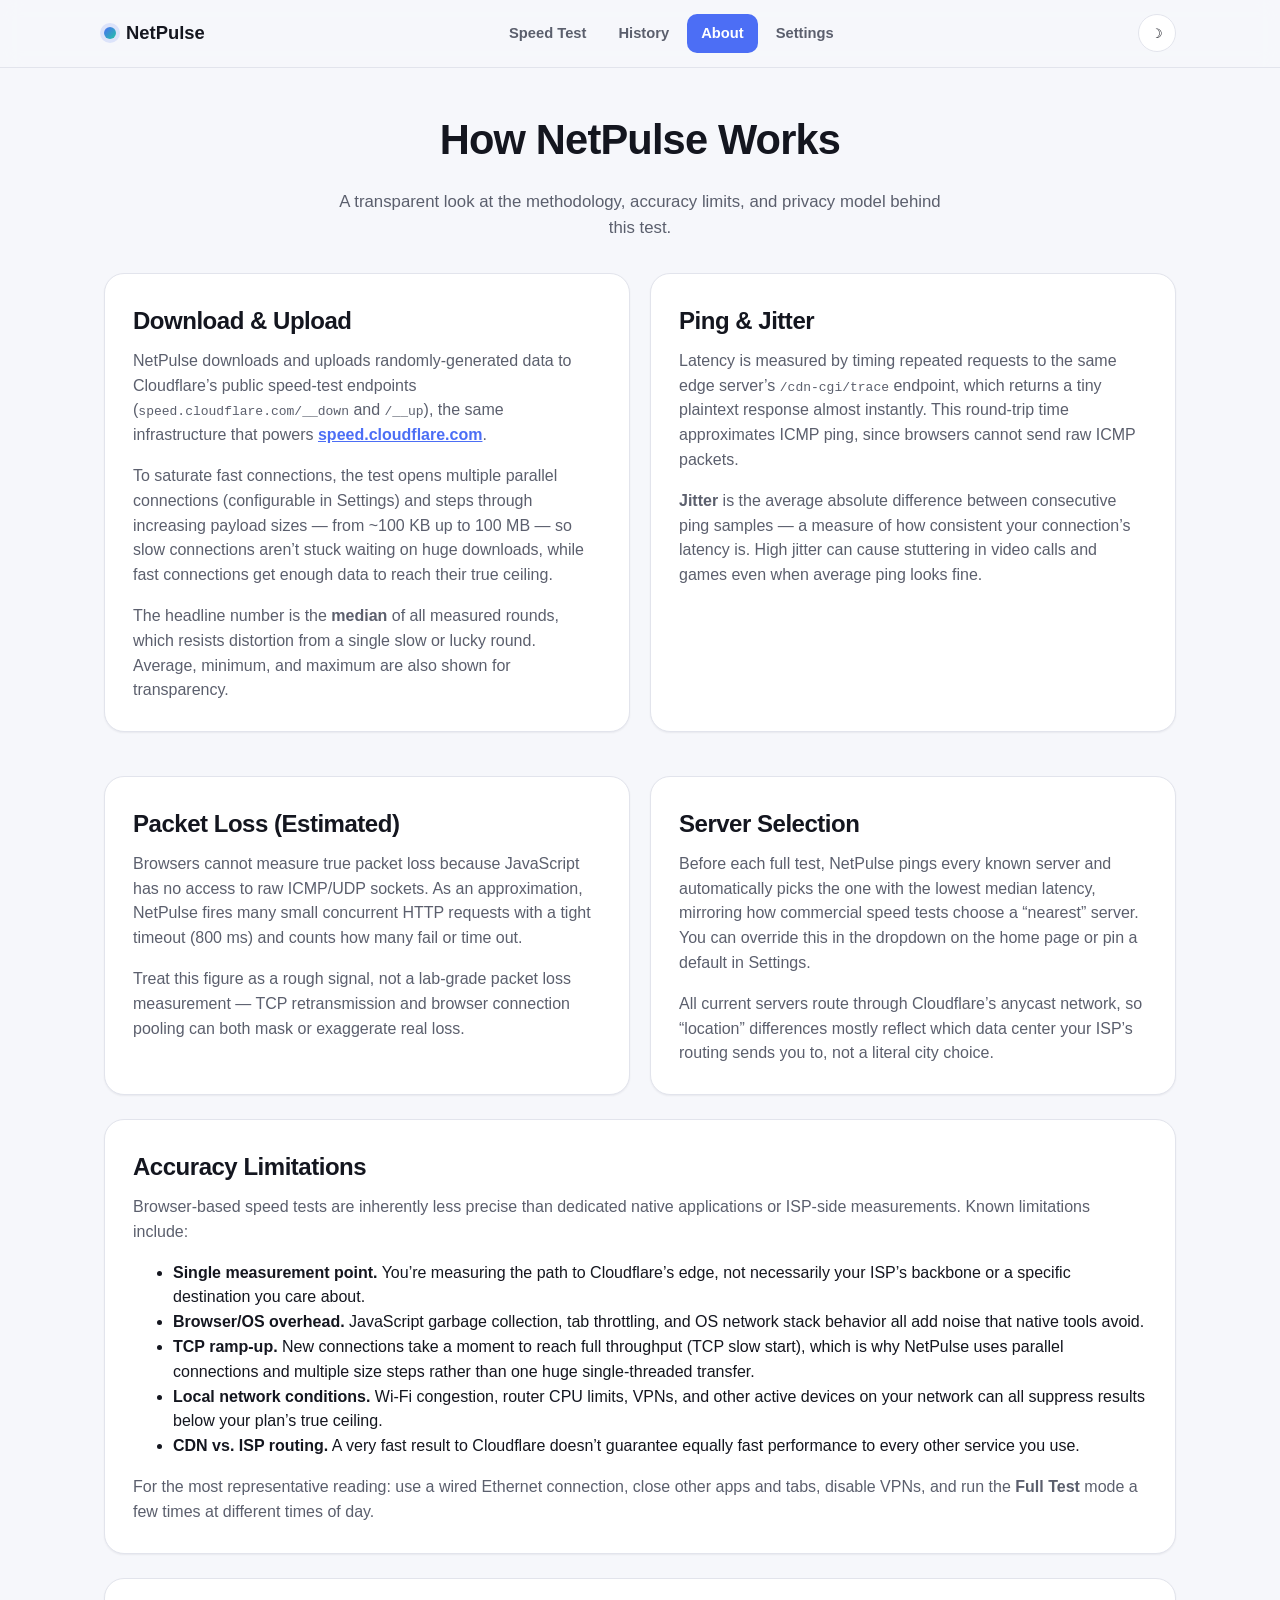
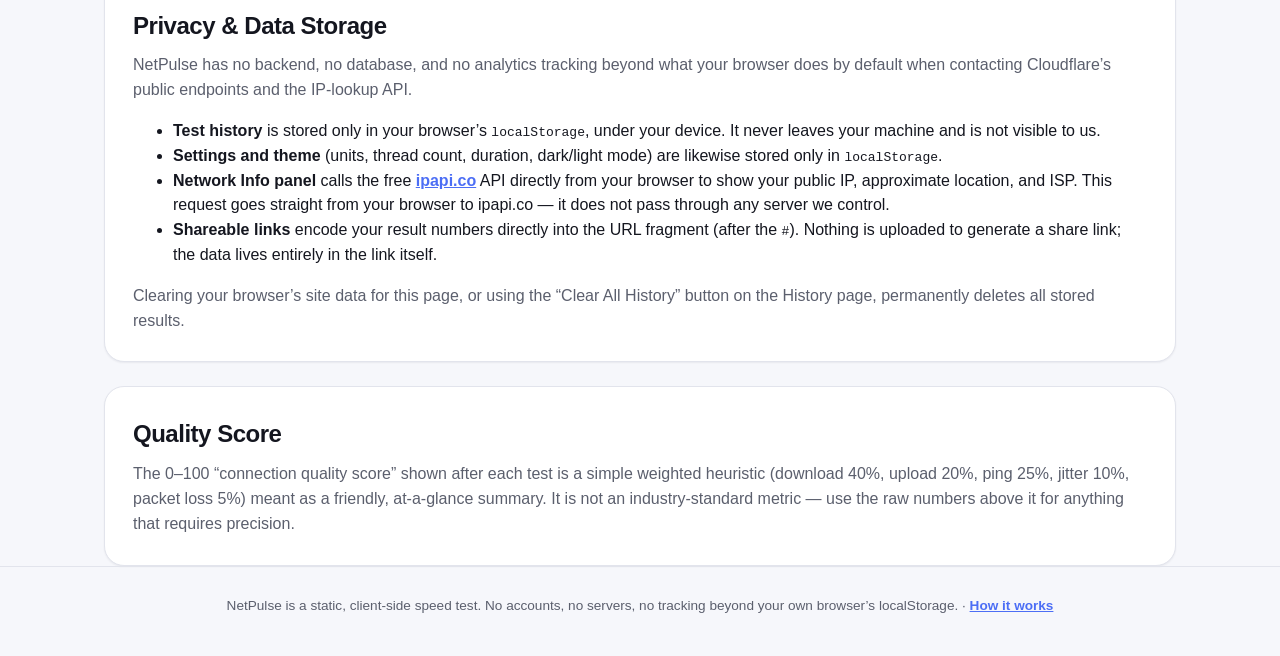
<file: about.html>
<!DOCTYPE html>
<html lang="en" data-theme="light">
<head>
  <meta charset="UTF-8" />
  <meta name="viewport" content="width=device-width, initial-scale=1.0" />
  <meta name="description" content="How NetPulse measures your internet speed, its accuracy limitations, and what data it stores." />
  <link rel="icon" href="assets/favicon.svg" type="image/svg+xml" />
  <link rel="stylesheet" href="css/styles.css" />
  <title>About &mdash; NetPulse Speed Test</title>
</head>
<body>
  <a href="#main" class="skip-link">Skip to content</a>
  <nav class="navbar" aria-label="Primary">
    <div class="nav-inner">
      <a class="brand" href="index.html" aria-label="NetPulse home">
        <span class="brand-dot" aria-hidden="true"></span>
        NetPulse
      </a>
      <div id="nav-links" class="nav-links" role="menubar">
        <a href="index.html">Speed Test</a>
        <a href="results.html">History</a>
        <a href="about.html" aria-current="page">About</a>
        <a href="settings.html">Settings</a>
      </div>
      <div style="display:flex; align-items:center; gap:8px;">
        <button id="theme-toggle" class="theme-toggle" aria-label="Toggle dark mode" type="button">
          <span id="theme-icon" aria-hidden="true">&#9789;</span>
        </button>
        <button id="nav-toggle" class="nav-toggle" aria-label="Toggle navigation menu" aria-expanded="false" type="button">&#9776;</button>
      </div>
    </div>
  </nav>

  <main id="main">
    <div class="container">
      <section class="hero" style="padding-top:40px;">
        <h1>How NetPulse Works</h1>
        <p class="lead">A transparent look at the methodology, accuracy limits, and privacy model behind this test.</p>
      </section>

      <div class="grid grid-2">
        <section class="panel">
          <h2 class="mt-0">Download &amp; Upload</h2>
          <p>NetPulse downloads and uploads randomly-generated data to Cloudflare&rsquo;s public speed-test endpoints (<code>speed.cloudflare.com/__down</code> and <code>/__up</code>), the same infrastructure that powers <a class="link-inline" href="https://speed.cloudflare.com" target="_blank" rel="noopener">speed.cloudflare.com</a>.</p>
          <p>To saturate fast connections, the test opens multiple parallel connections (configurable in Settings) and steps through increasing payload sizes &mdash; from ~100&nbsp;KB up to 100&nbsp;MB &mdash; so slow connections aren&rsquo;t stuck waiting on huge downloads, while fast connections get enough data to reach their true ceiling.</p>
          <p class="mb-0">The headline number is the <strong>median</strong> of all measured rounds, which resists distortion from a single slow or lucky round. Average, minimum, and maximum are also shown for transparency.</p>
        </section>

        <section class="panel">
          <h2 class="mt-0">Ping &amp; Jitter</h2>
          <p>Latency is measured by timing repeated requests to the same edge server&rsquo;s <code>/cdn-cgi/trace</code> endpoint, which returns a tiny plaintext response almost instantly. This round-trip time approximates ICMP ping, since browsers cannot send raw ICMP packets.</p>
          <p class="mb-0"><strong>Jitter</strong> is the average absolute difference between consecutive ping samples &mdash; a measure of how consistent your connection&rsquo;s latency is. High jitter can cause stuttering in video calls and games even when average ping looks fine.</p>
        </section>

        <section class="panel">
          <h2 class="mt-0">Packet Loss (Estimated)</h2>
          <p>Browsers cannot measure true packet loss because JavaScript has no access to raw ICMP/UDP sockets. As an approximation, NetPulse fires many small concurrent HTTP requests with a tight timeout (800&nbsp;ms) and counts how many fail or time out.</p>
          <p class="mb-0">Treat this figure as a rough signal, not a lab-grade packet loss measurement &mdash; TCP retransmission and browser connection pooling can both mask or exaggerate real loss.</p>
        </section>

        <section class="panel">
          <h2 class="mt-0">Server Selection</h2>
          <p>Before each full test, NetPulse pings every known server and automatically picks the one with the lowest median latency, mirroring how commercial speed tests choose a &ldquo;nearest&rdquo; server. You can override this in the dropdown on the home page or pin a default in Settings.</p>
          <p class="mb-0">All current servers route through Cloudflare&rsquo;s anycast network, so &ldquo;location&rdquo; differences mostly reflect which data center your ISP&rsquo;s routing sends you to, not a literal city choice.</p>
        </section>
      </div>

      <section class="panel">
        <h2 class="mt-0">Accuracy Limitations</h2>
        <p>Browser-based speed tests are inherently less precise than dedicated native applications or ISP-side measurements. Known limitations include:</p>
        <ul>
          <li><strong>Single measurement point.</strong> You&rsquo;re measuring the path to Cloudflare&rsquo;s edge, not necessarily your ISP&rsquo;s backbone or a specific destination you care about.</li>
          <li><strong>Browser/OS overhead.</strong> JavaScript garbage collection, tab throttling, and OS network stack behavior all add noise that native tools avoid.</li>
          <li><strong>TCP ramp-up.</strong> New connections take a moment to reach full throughput (TCP slow start), which is why NetPulse uses parallel connections and multiple size steps rather than one huge single-threaded transfer.</li>
          <li><strong>Local network conditions.</strong> Wi-Fi congestion, router CPU limits, VPNs, and other active devices on your network can all suppress results below your plan&rsquo;s true ceiling.</li>
          <li><strong>CDN vs. ISP routing.</strong> A very fast result to Cloudflare doesn&rsquo;t guarantee equally fast performance to every other service you use.</li>
        </ul>
        <p class="mb-0">For the most representative reading: use a wired Ethernet connection, close other apps and tabs, disable VPNs, and run the <strong>Full Test</strong> mode a few times at different times of day.</p>
      </section>

      <section class="panel">
        <h2 class="mt-0">Privacy &amp; Data Storage</h2>
        <p>NetPulse has no backend, no database, and no analytics tracking beyond what your browser does by default when contacting Cloudflare&rsquo;s public endpoints and the IP-lookup API.</p>
        <ul>
          <li><strong>Test history</strong> is stored only in your browser&rsquo;s <code>localStorage</code>, under your device. It never leaves your machine and is not visible to us.</li>
          <li><strong>Settings and theme</strong> (units, thread count, duration, dark/light mode) are likewise stored only in <code>localStorage</code>.</li>
          <li><strong>Network Info panel</strong> calls the free <a class="link-inline" href="https://ipapi.co" target="_blank" rel="noopener">ipapi.co</a> API directly from your browser to show your public IP, approximate location, and ISP. This request goes straight from your browser to ipapi.co &mdash; it does not pass through any server we control.</li>
          <li><strong>Shareable links</strong> encode your result numbers directly into the URL fragment (after the <code>#</code>). Nothing is uploaded to generate a share link; the data lives entirely in the link itself.</li>
        </ul>
        <p class="mb-0">Clearing your browser&rsquo;s site data for this page, or using the &ldquo;Clear All History&rdquo; button on the History page, permanently deletes all stored results.</p>
      </section>

      <section class="panel mb-0">
        <h2 class="mt-0">Quality Score</h2>
        <p class="mb-0">The 0&ndash;100 &ldquo;connection quality score&rdquo; shown after each test is a simple weighted heuristic (download 40%, upload 20%, ping 25%, jitter 10%, packet loss 5%) meant as a friendly, at-a-glance summary. It is not an industry-standard metric &mdash; use the raw numbers above it for anything that requires precision.</p>
      </section>
    </div>
  </main>

  <footer>
    <div class="container">
      <p class="mb-0">NetPulse is a static, client-side speed test. No accounts, no servers, no tracking beyond your own browser&rsquo;s localStorage. &middot; <a class="link-inline" href="about.html">How it works</a></p>
    </div>
  </footer>

  <script src="js/storage.js"></script>
  <script src="js/speedtest.js"></script>
  <script src="js/ui.js"></script>
</body>
</html>
</file>
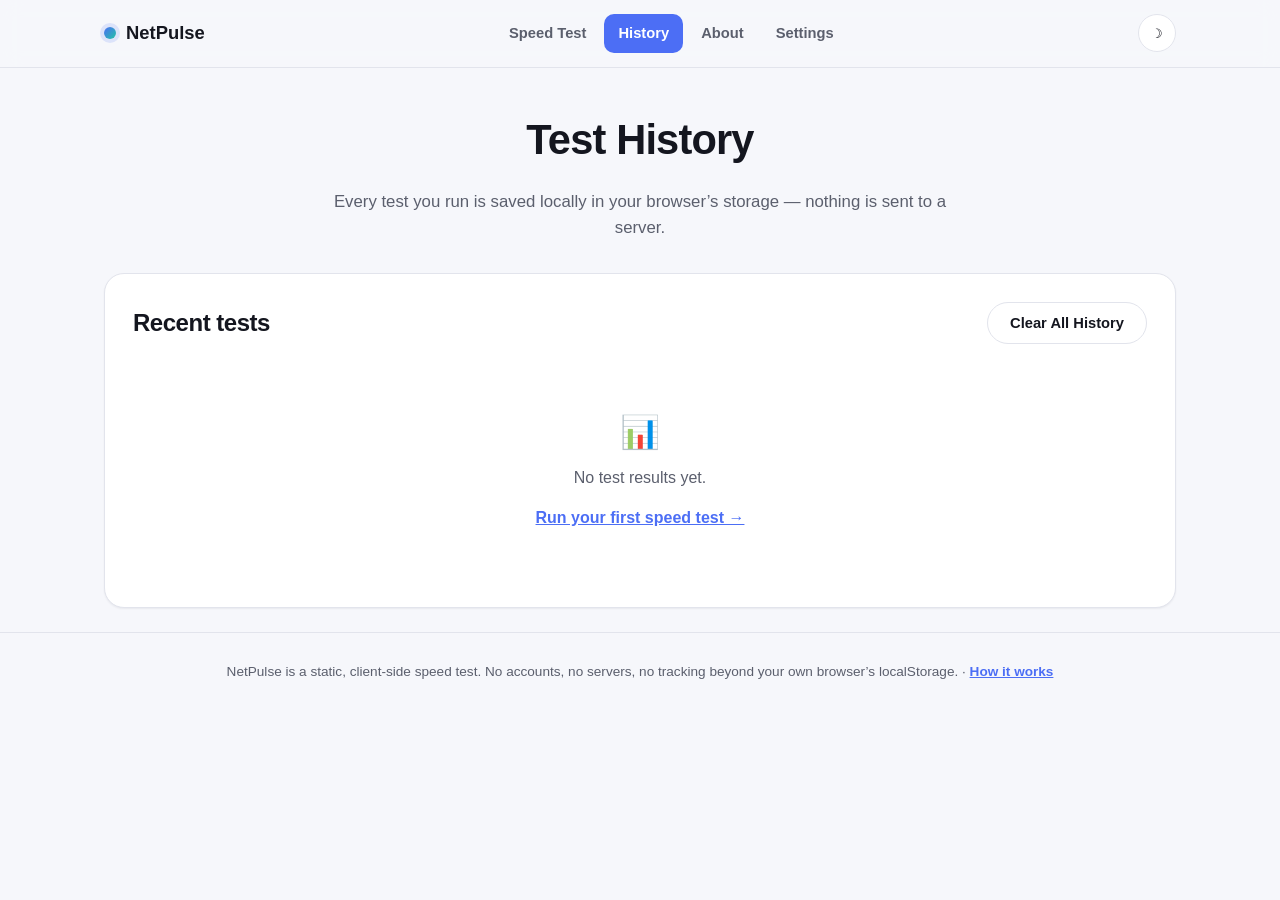
<file: results.html>
<!DOCTYPE html>
<html lang="en" data-theme="light">
<head>
  <meta charset="UTF-8" />
  <meta name="viewport" content="width=device-width, initial-scale=1.0" />
  <meta name="description" content="View your past internet speed test results, stored locally in your browser." />
  <link rel="icon" href="assets/favicon.svg" type="image/svg+xml" />
  <link rel="stylesheet" href="css/styles.css" />
  <title>History &mdash; NetPulse Speed Test</title>
</head>
<body>
  <a href="#main" class="skip-link">Skip to content</a>
  <nav class="navbar" aria-label="Primary">
    <div class="nav-inner">
      <a class="brand" href="index.html" aria-label="NetPulse home">
        <span class="brand-dot" aria-hidden="true"></span>
        NetPulse
      </a>
      <div id="nav-links" class="nav-links" role="menubar">
        <a href="index.html">Speed Test</a>
        <a href="results.html" aria-current="page">History</a>
        <a href="about.html">About</a>
        <a href="settings.html">Settings</a>
      </div>
      <div style="display:flex; align-items:center; gap:8px;">
        <button id="theme-toggle" class="theme-toggle" aria-label="Toggle dark mode" type="button">
          <span id="theme-icon" aria-hidden="true">&#9789;</span>
        </button>
        <button id="nav-toggle" class="nav-toggle" aria-label="Toggle navigation menu" aria-expanded="false" type="button">&#9776;</button>
      </div>
    </div>
  </nav>

  <main id="main">
    <div class="container">
      <section class="hero" style="padding-top:40px;">
        <h1>Test History</h1>
        <p class="lead">Every test you run is saved locally in your browser&rsquo;s storage &mdash; nothing is sent to a server.</p>
      </section>

      <section class="panel">
        <div class="flex-between" style="margin-bottom:16px;">
          <h2 class="mt-0 mb-0">Recent tests</h2>
          <button id="clear-history-btn" class="btn-secondary" type="button">Clear All History</button>
        </div>

        <div id="history-empty" class="empty-state hidden">
          <p style="font-size:2rem; margin-bottom:8px;">&#128202;</p>
          <p>No test results yet.</p>
          <a class="link-inline" href="index.html">Run your first speed test &rarr;</a>
        </div>

        <div class="table-wrap">
          <table id="history-table" class="history-table hidden">
            <thead>
              <tr>
                <th scope="col">Date</th>
                <th scope="col">Server</th>
                <th scope="col">Download</th>
                <th scope="col">Upload</th>
                <th scope="col">Ping</th>
                <th scope="col">Jitter</th>
                <th scope="col">Mode</th>
                <th scope="col">Actions</th>
              </tr>
            </thead>
            <tbody id="history-body"></tbody>
          </table>
        </div>
      </section>
    </div>
  </main>

  <div id="detail-modal" class="hidden" role="dialog" aria-modal="true" aria-label="Test result detail" style="position:fixed; inset:0; background:rgba(0,0,0,0.5); display:flex; align-items:center; justify-content:center; padding:20px; z-index:100;">
    <div class="panel" style="max-width:480px; width:100%; margin-bottom:0;">
      <div class="flex-between">
        <h2 class="mt-0 mb-0">Result Detail</h2>
        <button id="detail-close" class="icon-btn" type="button" aria-label="Close">&times;</button>
      </div>
      <ul id="detail-body" class="info-list"></ul>
    </div>
  </div>

  <footer>
    <div class="container">
      <p class="mb-0">NetPulse is a static, client-side speed test. No accounts, no servers, no tracking beyond your own browser&rsquo;s localStorage. &middot; <a class="link-inline" href="about.html">How it works</a></p>
    </div>
  </footer>

  <script src="js/storage.js"></script>
  <script src="js/speedtest.js"></script>
  <script src="js/ui.js"></script>
  <script src="js/results.js"></script>
</body>
</html>
</file>
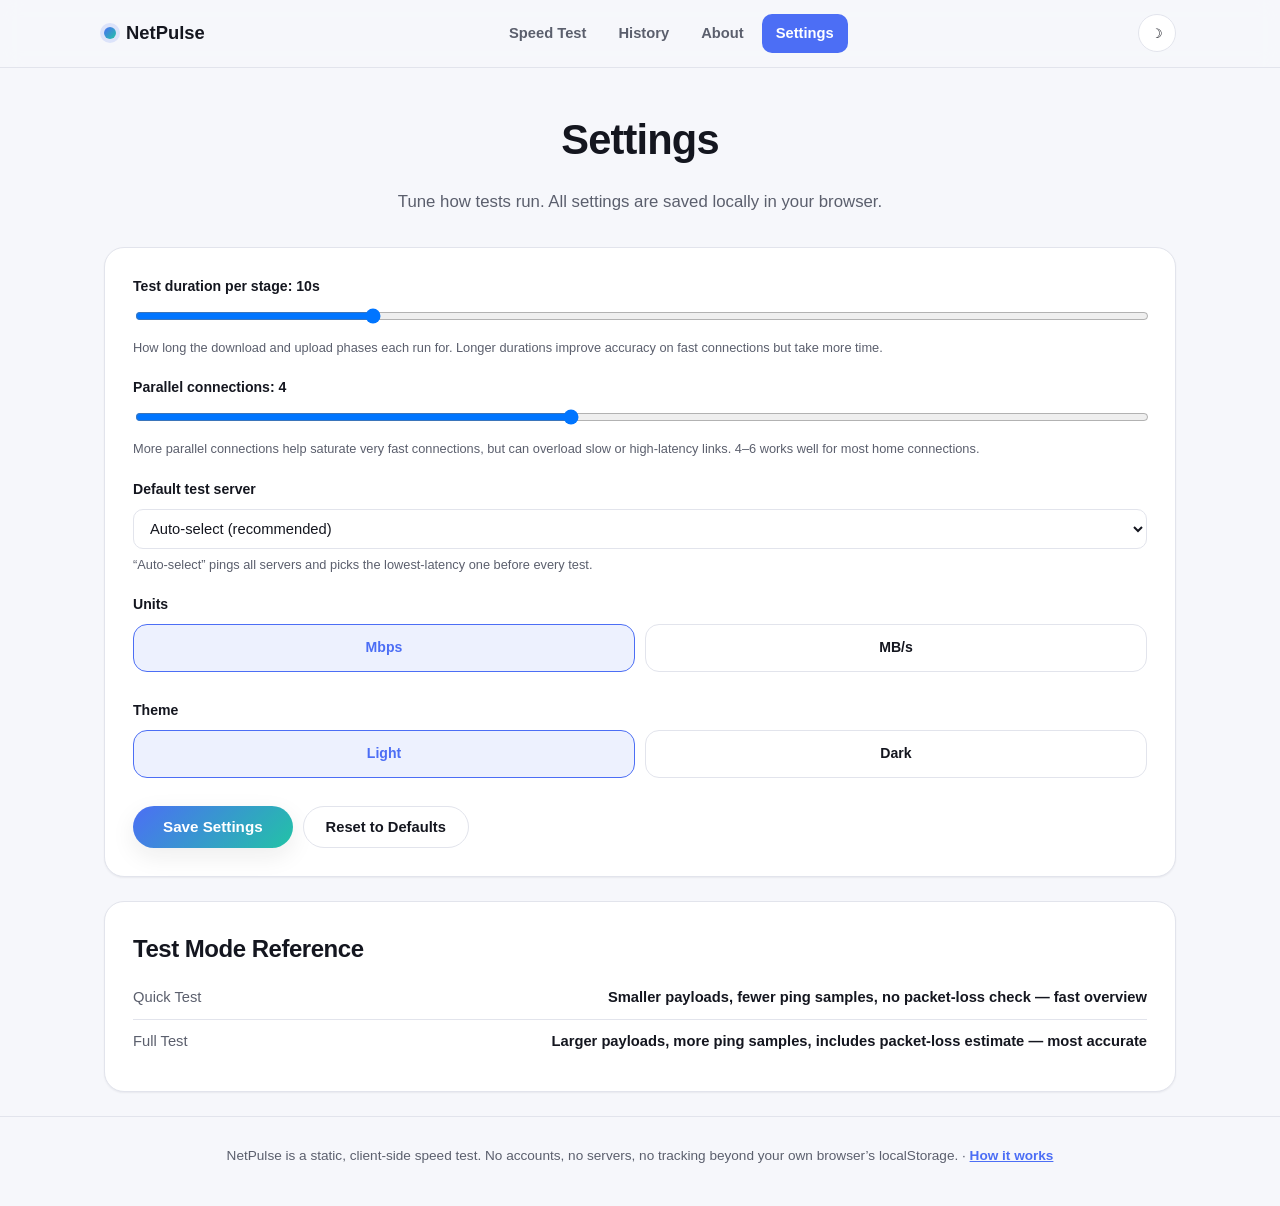
<file: settings.html>
<!DOCTYPE html>
<html lang="en" data-theme="light">
<head>
  <meta charset="UTF-8" />
  <meta name="viewport" content="width=device-width, initial-scale=1.0" />
  <meta name="description" content="Configure NetPulse test duration, thread count, default server, units, and theme." />
  <link rel="icon" href="assets/favicon.svg" type="image/svg+xml" />
  <link rel="stylesheet" href="css/styles.css" />
  <title>Settings &mdash; NetPulse Speed Test</title>
</head>
<body>
  <a href="#main" class="skip-link">Skip to content</a>
  <nav class="navbar" aria-label="Primary">
    <div class="nav-inner">
      <a class="brand" href="index.html" aria-label="NetPulse home">
        <span class="brand-dot" aria-hidden="true"></span>
        NetPulse
      </a>
      <div id="nav-links" class="nav-links" role="menubar">
        <a href="index.html">Speed Test</a>
        <a href="results.html">History</a>
        <a href="about.html">About</a>
        <a href="settings.html" aria-current="page">Settings</a>
      </div>
      <div style="display:flex; align-items:center; gap:8px;">
        <button id="theme-toggle" class="theme-toggle" aria-label="Toggle dark mode" type="button">
          <span id="theme-icon" aria-hidden="true">&#9789;</span>
        </button>
        <button id="nav-toggle" class="nav-toggle" aria-label="Toggle navigation menu" aria-expanded="false" type="button">&#9776;</button>
      </div>
    </div>
  </nav>

  <main id="main">
    <div class="container">
      <section class="hero" style="padding-top:40px;">
        <h1>Settings</h1>
        <p class="lead">Tune how tests run. All settings are saved locally in your browser.</p>
      </section>

      <form id="settings-form" class="panel">
        <div class="field-group">
          <label for="setting-duration">Test duration per stage: <span id="setting-duration-out">10s</span></label>
          <input type="range" id="setting-duration" min="4" max="30" step="1" aria-describedby="duration-hint" />
          <p id="duration-hint" class="field-hint">How long the download and upload phases each run for. Longer durations improve accuracy on fast connections but take more time.</p>
        </div>

        <div class="field-group">
          <label for="setting-threads">Parallel connections: <span id="setting-threads-out">4</span></label>
          <input type="range" id="setting-threads" min="1" max="8" step="1" aria-describedby="threads-hint" />
          <p id="threads-hint" class="field-hint">More parallel connections help saturate very fast connections, but can overload slow or high-latency links. 4&ndash;6 works well for most home connections.</p>
        </div>

        <div class="field-group">
          <label for="setting-server">Default test server</label>
          <select id="setting-server" class="server-select"></select>
          <p class="field-hint">&ldquo;Auto-select&rdquo; pings all servers and picks the lowest-latency one before every test.</p>
        </div>

        <div class="field-group">
          <label>Units</label>
          <div class="radio-cards" role="radiogroup" aria-label="Units">
            <label class="radio-card">
              <input type="radio" name="units" value="Mbps" />
              Mbps
            </label>
            <label class="radio-card">
              <input type="radio" name="units" value="MBps" />
              MB/s
            </label>
          </div>
        </div>

        <div class="field-group">
          <label>Theme</label>
          <div class="radio-cards" role="radiogroup" aria-label="Theme">
            <label class="radio-card">
              <input type="radio" name="theme" value="light" />
              Light
            </label>
            <label class="radio-card">
              <input type="radio" name="theme" value="dark" />
              Dark
            </label>
          </div>
        </div>

        <div class="btn-row" style="justify-content:flex-start;">
          <button type="submit" class="start-btn" style="padding:12px 30px; font-size:0.95rem;">Save Settings</button>
          <button type="button" id="reset-settings-btn" class="btn-secondary">Reset to Defaults</button>
        </div>
        <p id="save-status" class="small hidden" style="color:var(--accent-2); font-weight:600; margin-top:10px;" role="status">Settings saved.</p>
      </form>

      <section class="panel">
        <h2 class="mt-0">Test Mode Reference</h2>
        <ul class="info-list">
          <li><span class="k">Quick Test</span><span class="v">Smaller payloads, fewer ping samples, no packet-loss check &mdash; fast overview</span></li>
          <li><span class="k">Full Test</span><span class="v">Larger payloads, more ping samples, includes packet-loss estimate &mdash; most accurate</span></li>
        </ul>
      </section>
    </div>
  </main>

  <footer>
    <div class="container">
      <p class="mb-0">NetPulse is a static, client-side speed test. No accounts, no servers, no tracking beyond your own browser&rsquo;s localStorage. &middot; <a class="link-inline" href="about.html">How it works</a></p>
    </div>
  </footer>

  <script src="js/storage.js"></script>
  <script src="js/speedtest.js"></script>
  <script src="js/ui.js"></script>
  <script src="js/settings.js"></script>
</body>
</html>
</file>
<file: css/styles.css>
/* =========================================================
   NetPulse Speed Test — Design System & Layout
   ========================================================= */

:root {
  --bg: #f6f7fb;
  --bg-elevated: #ffffff;
  --bg-soft: #eef0f6;
  --text: #14161f;
  --text-muted: #5b5f6d;
  --border: #e2e4ec;
  --accent: #4c6ef5;
  --accent-2: #22c3a6;
  --accent-3: #f76707;
  --danger: #e64980;
  --radius-lg: 20px;
  --radius-md: 14px;
  --radius-sm: 10px;
  --shadow-sm: 0 1px 2px rgba(20, 22, 31, 0.06);
  --shadow-md: 0 8px 24px rgba(20, 22, 31, 0.08);
  --shadow-lg: 0 20px 60px rgba(20, 22, 31, 0.12);
  --font-sans: "Inter", -apple-system, BlinkMacSystemFont, "Segoe UI", Roboto, Helvetica, Arial, sans-serif;
  --transition: 180ms cubic-bezier(0.4, 0, 0.2, 1);
}

[data-theme="dark"] {
  --bg: #0f1117;
  --bg-elevated: #171a24;
  --bg-soft: #1d2130;
  --text: #eef0f6;
  --text-muted: #9297a8;
  --border: #262b3a;
  --shadow-sm: 0 1px 2px rgba(0, 0, 0, 0.3);
  --shadow-md: 0 8px 24px rgba(0, 0, 0, 0.4);
  --shadow-lg: 0 20px 60px rgba(0, 0, 0, 0.55);
}

* { box-sizing: border-box; }
html, body { margin: 0; padding: 0; }

body {
  font-family: var(--font-sans);
  background: var(--bg);
  color: var(--text);
  line-height: 1.55;
  -webkit-font-smoothing: antialiased;
  transition: background var(--transition), color var(--transition);
  min-height: 100vh;
}

a { color: inherit; text-decoration: none; }
h1, h2, h3, h4 { margin: 0 0 0.4em; font-weight: 700; letter-spacing: -0.02em; }
p { margin: 0 0 1em; color: var(--text-muted); }

.container {
  max-width: 1120px;
  margin: 0 auto;
  padding: 0 24px;
}

.skip-link {
  position: absolute;
  left: -999px;
  top: 0;
  background: var(--accent);
  color: #fff;
  padding: 8px 14px;
  border-radius: 0 0 8px 0;
  z-index: 999;
}
.skip-link:focus { left: 0; }

.navbar {
  position: sticky;
  top: 0;
  z-index: 50;
  background: color-mix(in srgb, var(--bg) 88%, transparent);
  backdrop-filter: blur(10px);
  border-bottom: 1px solid var(--border);
}

.nav-inner {
  display: flex;
  align-items: center;
  justify-content: space-between;
  padding: 14px 24px;
  max-width: 1120px;
  margin: 0 auto;
}

.brand {
  display: flex;
  align-items: center;
  gap: 10px;
  font-weight: 800;
  font-size: 1.15rem;
}

.brand-dot {
  width: 12px;
  height: 12px;
  border-radius: 50%;
  background: linear-gradient(135deg, var(--accent), var(--accent-2));
  box-shadow: 0 0 0 4px color-mix(in srgb, var(--accent) 15%, transparent);
}

.nav-links {
  display: flex;
  align-items: center;
  gap: 4px;
}

.nav-links a {
  padding: 8px 14px;
  border-radius: var(--radius-sm);
  font-size: 0.92rem;
  font-weight: 600;
  color: var(--text-muted);
  transition: background var(--transition), color var(--transition);
}

.nav-links a:hover,
.nav-links a:focus-visible {
  background: var(--bg-soft);
  color: var(--text);
}

.nav-links a[aria-current="page"] {
  background: var(--accent);
  color: #fff;
}

.nav-toggle {
  display: none;
  background: none;
  border: 1px solid var(--border);
  border-radius: var(--radius-sm);
  padding: 8px 10px;
  color: var(--text);
  cursor: pointer;
}

.theme-toggle {
  border: 1px solid var(--border);
  background: var(--bg-elevated);
  border-radius: 999px;
  width: 38px;
  height: 38px;
  display: grid;
  place-items: center;
  cursor: pointer;
  color: var(--text);
  transition: transform var(--transition), background var(--transition);
}
.theme-toggle:hover { transform: translateY(-1px); }

@media (max-width: 760px) {
  .nav-links { display: none; }
  .nav-toggle { display: inline-flex; }
  .nav-links.open {
    display: flex;
    position: absolute;
    top: 64px;
    left: 0;
    right: 0;
    background: var(--bg-elevated);
    border-bottom: 1px solid var(--border);
    flex-direction: column;
    padding: 10px;
    box-shadow: var(--shadow-md);
  }
  .nav-links.open a { width: 100%; }
}

.hero {
  padding: 56px 0 24px;
  text-align: center;
}

.hero h1 { font-size: clamp(1.8rem, 4vw, 2.6rem); }
.hero p.lead {
  max-width: 620px;
  margin: 0 auto 8px;
  font-size: 1.05rem;
}

.badge-row {
  display: flex;
  flex-wrap: wrap;
  gap: 8px;
  justify-content: center;
  margin: 18px 0 4px;
}

.badge {
  display: inline-flex;
  align-items: center;
  gap: 6px;
  font-size: 0.78rem;
  font-weight: 600;
  padding: 6px 12px;
  border-radius: 999px;
  background: var(--bg-soft);
  color: var(--text-muted);
  border: 1px solid var(--border);
}

.panel {
  background: var(--bg-elevated);
  border: 1px solid var(--border);
  border-radius: var(--radius-lg);
  box-shadow: var(--shadow-sm);
  padding: 28px;
  margin-bottom: 24px;
}

.panel-tight { padding: 18px 22px; }

.grid {
  display: grid;
  gap: 20px;
}
.grid-2 { grid-template-columns: repeat(2, 1fr); }
.grid-3 { grid-template-columns: repeat(3, 1fr); }
.grid-4 { grid-template-columns: repeat(4, 1fr); }

@media (max-width: 860px) {
  .grid-2, .grid-3, .grid-4 { grid-template-columns: 1fr; }
}

.test-stage {
  display: flex;
  flex-direction: column;
  align-items: center;
  gap: 22px;
  padding: 20px 0 8px;
}

.dial-wrap {
  position: relative;
  width: min(320px, 78vw);
  height: min(320px, 78vw);
}

.dial-wrap svg { width: 100%; height: 100%; transform: rotate(-90deg); }

.dial-track { stroke: var(--bg-soft); }
.dial-progress {
  stroke: var(--accent);
  stroke-linecap: round;
  transition: stroke-dashoffset 220ms ease-out, stroke var(--transition);
}

.dial-center {
  position: absolute;
  inset: 0;
  display: flex;
  flex-direction: column;
  align-items: center;
  justify-content: center;
  text-align: center;
}

.dial-value {
  font-size: clamp(2.2rem, 8vw, 3rem);
  font-weight: 800;
  line-height: 1;
  letter-spacing: -0.03em;
}

.dial-unit {
  font-size: 0.85rem;
  font-weight: 600;
  color: var(--text-muted);
  margin-top: 4px;
}

.dial-phase {
  font-size: 0.78rem;
  font-weight: 700;
  text-transform: uppercase;
  letter-spacing: 0.08em;
  color: var(--accent);
  margin-top: 10px;
}

.start-btn {
  appearance: none;
  border: none;
  cursor: pointer;
  background: linear-gradient(135deg, var(--accent), var(--accent-2));
  color: #fff;
  font-weight: 700;
  font-size: 1.05rem;
  padding: 16px 44px;
  border-radius: 999px;
  box-shadow: var(--shadow-md);
  transition: transform var(--transition), box-shadow var(--transition), opacity var(--transition);
}
.start-btn:hover:not(:disabled) { transform: translateY(-2px); box-shadow: var(--shadow-lg); }
.start-btn:disabled { opacity: 0.55; cursor: not-allowed; transform: none; }

.btn-row {
  display: flex;
  gap: 10px;
  flex-wrap: wrap;
  justify-content: center;
}

.btn-secondary {
  appearance: none;
  border: 1px solid var(--border);
  background: var(--bg-elevated);
  color: var(--text);
  font-weight: 600;
  font-size: 0.92rem;
  padding: 12px 22px;
  border-radius: 999px;
  cursor: pointer;
  transition: background var(--transition), transform var(--transition);
}
.btn-secondary:hover { background: var(--bg-soft); transform: translateY(-1px); }
.btn-secondary[aria-pressed="true"] {
  background: var(--accent);
  color: #fff;
  border-color: var(--accent);
}

.metrics-row {
  display: grid;
  grid-template-columns: repeat(4, 1fr);
  gap: 14px;
  width: 100%;
}
@media (max-width: 700px) { .metrics-row { grid-template-columns: repeat(2, 1fr); } }

.metric-card {
  background: var(--bg-soft);
  border-radius: var(--radius-md);
  padding: 16px 18px;
  text-align: center;
}
.metric-card .metric-label {
  font-size: 0.72rem;
  font-weight: 700;
  text-transform: uppercase;
  letter-spacing: 0.06em;
  color: var(--text-muted);
}
.metric-card .metric-value {
  font-size: 1.5rem;
  font-weight: 800;
  margin-top: 4px;
}
.metric-card .metric-sub {
  font-size: 0.75rem;
  color: var(--text-muted);
}

.chart-wrap {
  position: relative;
  height: 220px;
  width: 100%;
}

.info-list { list-style: none; margin: 0; padding: 0; }
.info-list li {
  display: flex;
  justify-content: space-between;
  gap: 12px;
  padding: 10px 0;
  border-bottom: 1px solid var(--border);
  font-size: 0.92rem;
}
.info-list li:last-child { border-bottom: none; }
.info-list .k { color: var(--text-muted); }
.info-list .v { font-weight: 600; text-align: right; }

.server-select {
  width: 100%;
  padding: 10px 12px;
  border-radius: var(--radius-sm);
  border: 1px solid var(--border);
  background: var(--bg-elevated);
  color: var(--text);
  font-size: 0.92rem;
  font-family: inherit;
}

.pill {
  display: inline-block;
  font-size: 0.72rem;
  font-weight: 700;
  padding: 3px 9px;
  border-radius: 999px;
  background: color-mix(in srgb, var(--accent-2) 18%, transparent);
  color: var(--accent-2);
}
.pill.warn { background: color-mix(in srgb, var(--accent-3) 18%, transparent); color: var(--accent-3); }
.pill.bad { background: color-mix(in srgb, var(--danger) 18%, transparent); color: var(--danger); }

.warning-box {
  display: flex;
  gap: 12px;
  align-items: flex-start;
  background: color-mix(in srgb, var(--accent-3) 10%, var(--bg-elevated));
  border: 1px solid color-mix(in srgb, var(--accent-3) 35%, var(--border));
  border-radius: var(--radius-md);
  padding: 14px 16px;
  margin-bottom: 18px;
  font-size: 0.88rem;
}
.warning-box strong { display: block; margin-bottom: 2px; }

.table-wrap { overflow-x: auto; }
table.history-table {
  width: 100%;
  border-collapse: collapse;
  font-size: 0.88rem;
}
table.history-table th, table.history-table td {
  text-align: left;
  padding: 10px 12px;
  border-bottom: 1px solid var(--border);
  white-space: nowrap;
}
table.history-table th {
  color: var(--text-muted);
  font-weight: 700;
  font-size: 0.75rem;
  text-transform: uppercase;
  letter-spacing: 0.04em;
}
table.history-table tbody tr:hover { background: var(--bg-soft); }

.icon-btn {
  border: 1px solid var(--border);
  background: var(--bg-elevated);
  border-radius: var(--radius-sm);
  padding: 6px 10px;
  cursor: pointer;
  font-size: 0.8rem;
  color: var(--text);
}
.icon-btn:hover { background: var(--bg-soft); }

.empty-state {
  text-align: center;
  padding: 48px 20px;
  color: var(--text-muted);
}

.field-group { margin-bottom: 20px; }
.field-group label {
  display: block;
  font-weight: 700;
  font-size: 0.88rem;
  margin-bottom: 8px;
}
.field-hint { font-size: 0.8rem; color: var(--text-muted); margin-top: 6px; }

.radio-cards {
  display: grid;
  grid-template-columns: repeat(auto-fit, minmax(120px, 1fr));
  gap: 10px;
}
.radio-card {
  border: 1px solid var(--border);
  border-radius: var(--radius-md);
  padding: 12px 14px;
  cursor: pointer;
  text-align: center;
  font-weight: 600;
  font-size: 0.88rem;
  transition: border-color var(--transition), background var(--transition);
}
.radio-card input { display: none; }
.radio-card.active { border-color: var(--accent); background: color-mix(in srgb, var(--accent) 10%, var(--bg-elevated)); color: var(--accent); }

input[type="range"] { width: 100%; }
input[type="number"], select, input[type="text"] {
  width: 100%;
  padding: 10px 12px;
  border-radius: var(--radius-sm);
  border: 1px solid var(--border);
  background: var(--bg-elevated);
  color: var(--text);
  font-family: inherit;
  font-size: 0.92rem;
}

footer {
  border-top: 1px solid var(--border);
  padding: 28px 0 40px;
  text-align: center;
  color: var(--text-muted);
  font-size: 0.85rem;
}

.flex-between { display: flex; align-items: center; justify-content: space-between; gap: 12px; flex-wrap: wrap; }
.text-center { text-align: center; }
.mt-0 { margin-top: 0; }
.mb-0 { margin-bottom: 0; }
.small { font-size: 0.82rem; }
.muted { color: var(--text-muted); }
.hidden { display: none !important; }
.section-title { display: flex; align-items: center; gap: 10px; }
.section-title .pill { margin-left: auto; }

.fade-in { animation: fadeIn 400ms ease both; }
@keyframes fadeIn { from { opacity: 0; transform: translateY(6px); } to { opacity: 1; transform: translateY(0); } }

.spin { animation: spin 1s linear infinite; }
@keyframes spin { to { transform: rotate(360deg); } }

.link-inline { color: var(--accent); font-weight: 600; text-decoration: underline; }

.copy-row {
  display: flex;
  gap: 8px;
  align-items: center;
}
.copy-row input {
  flex: 1;
}

@media (prefers-reduced-motion: reduce) {
  * { animation-duration: 0.001ms !important; transition-duration: 0.001ms !important; }
}
</file>
